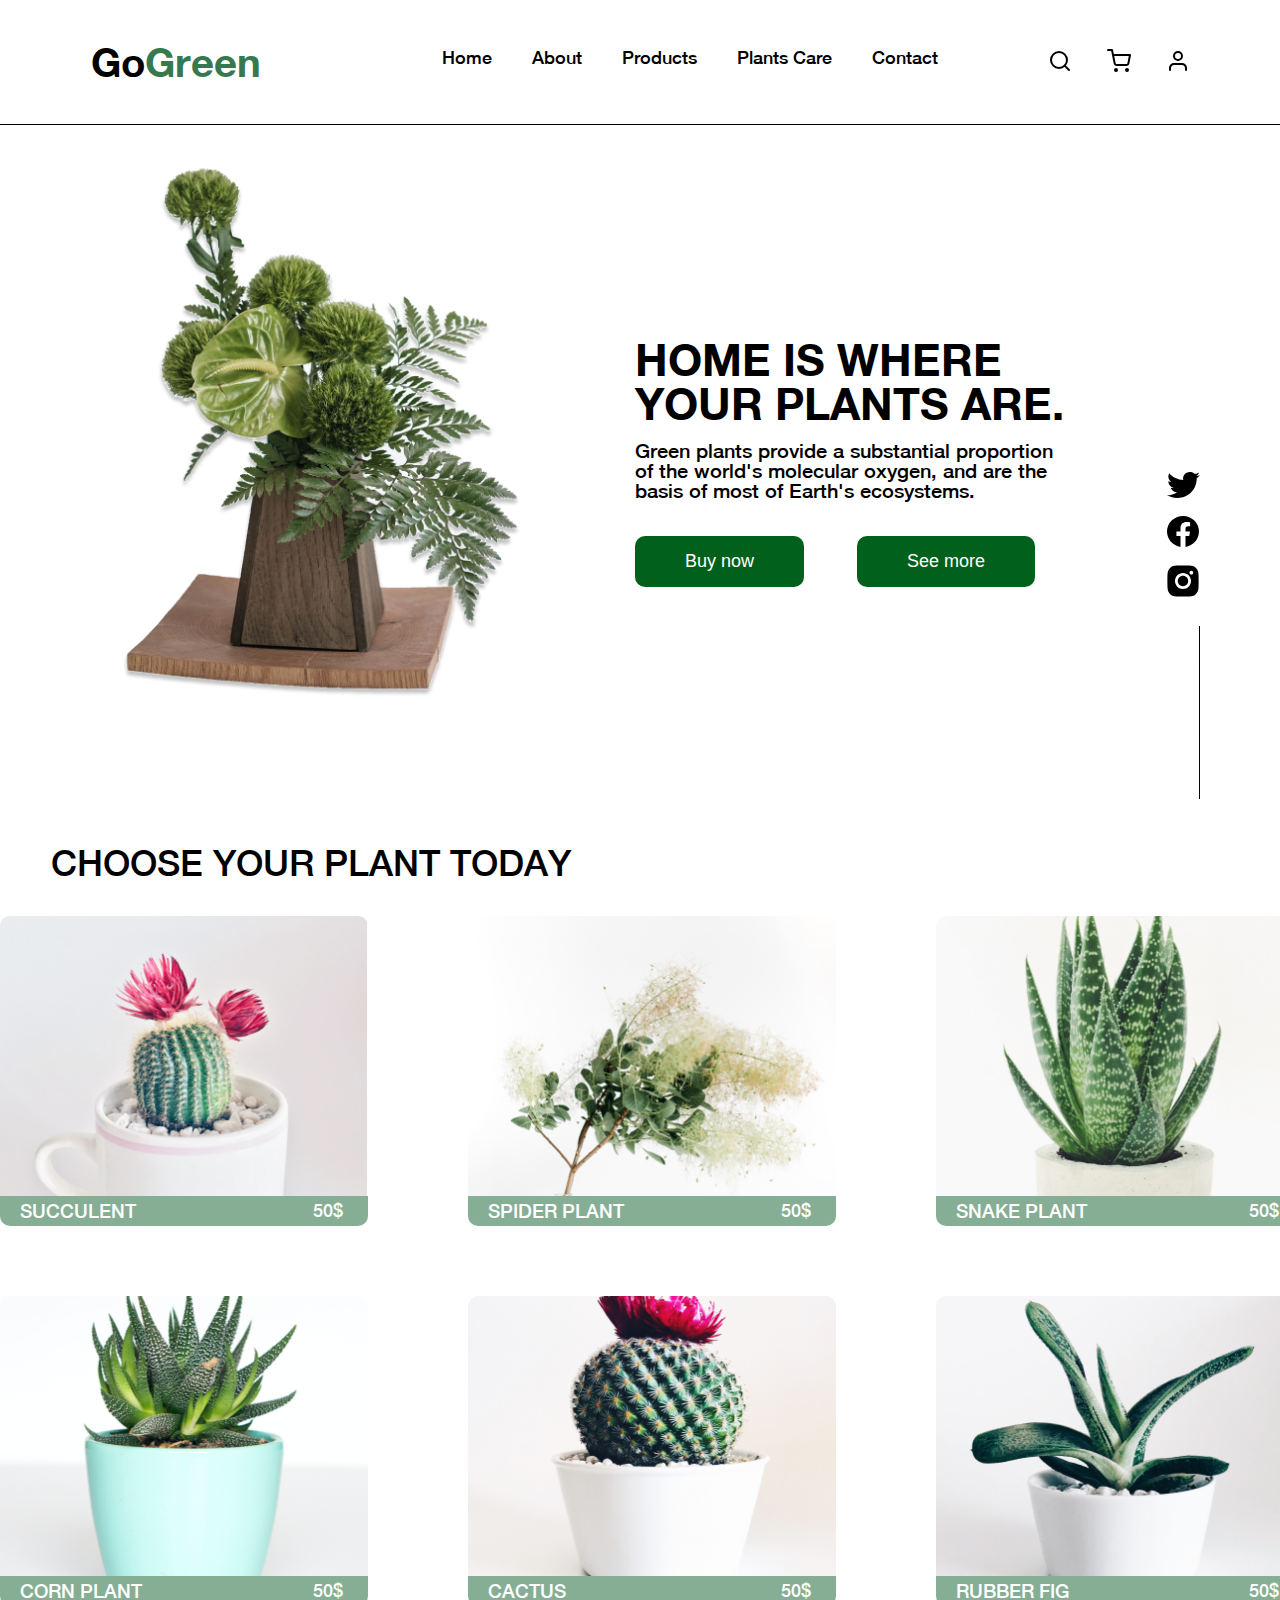
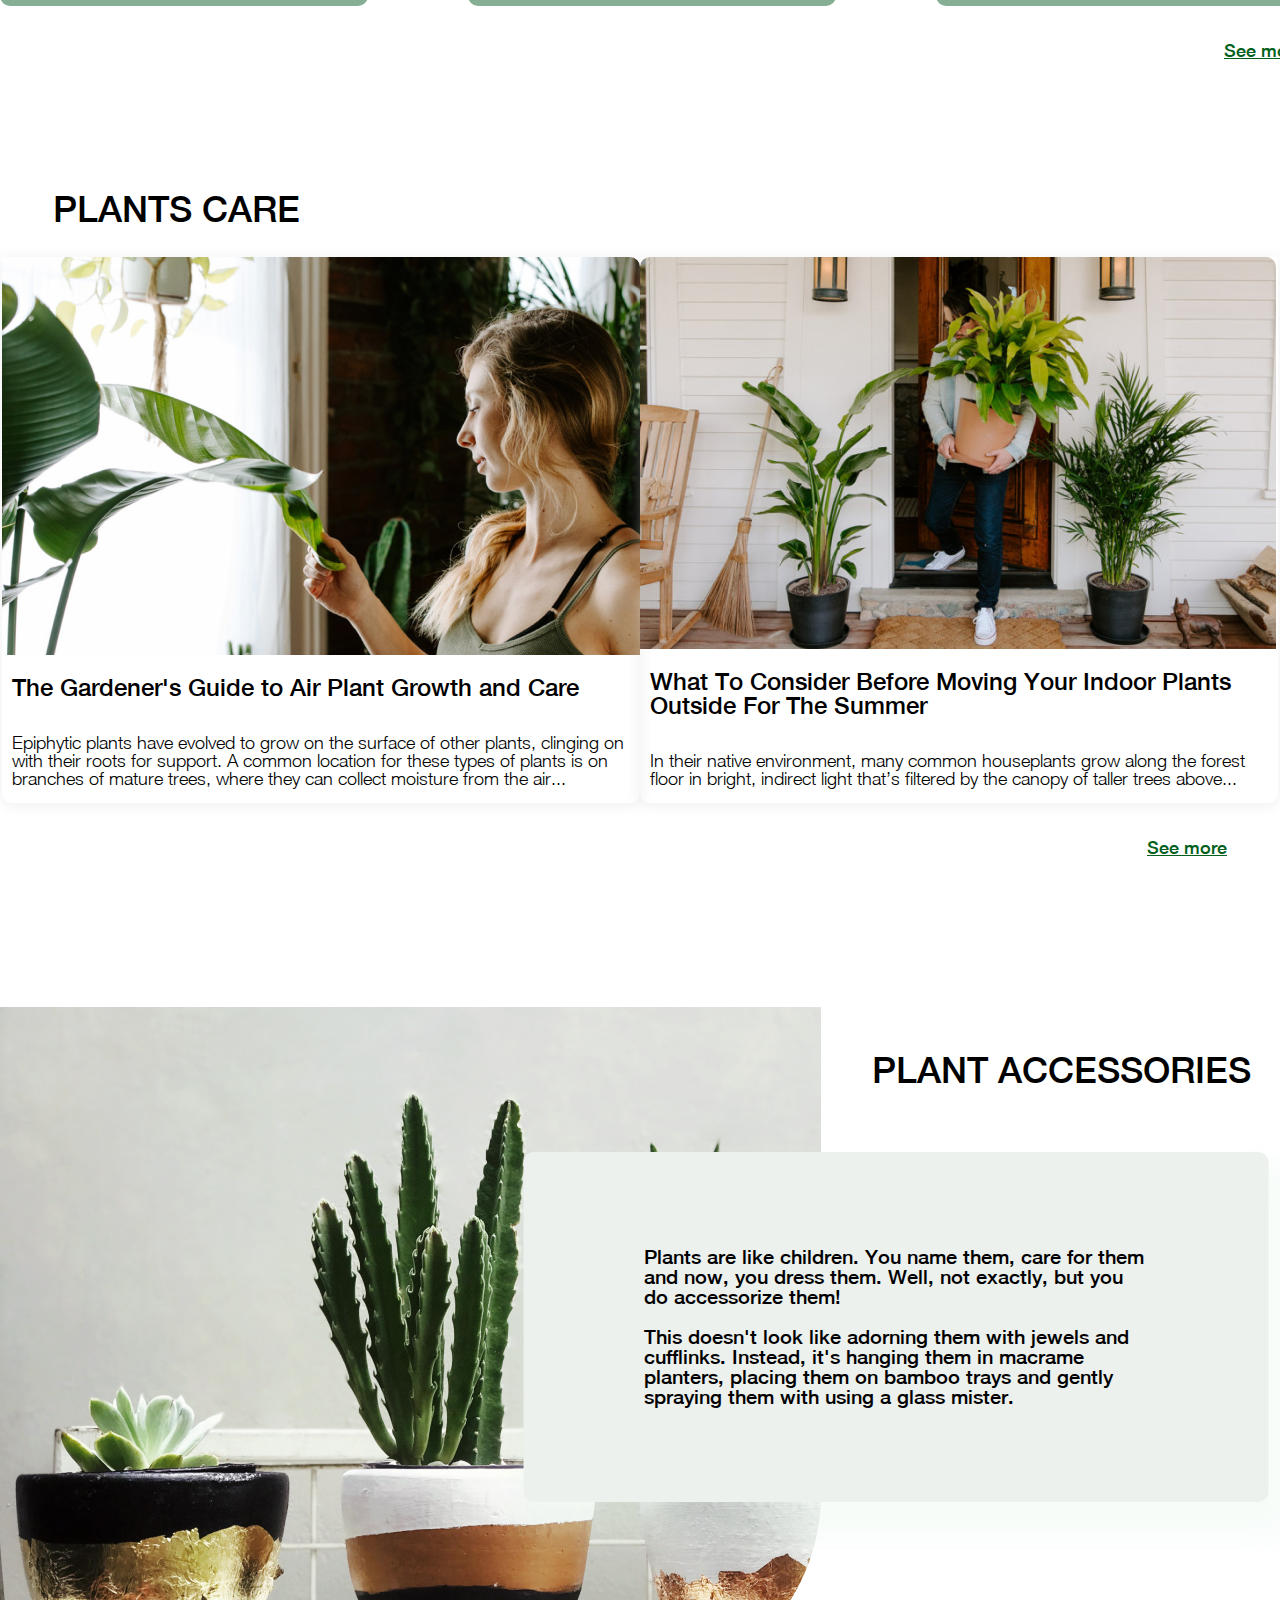
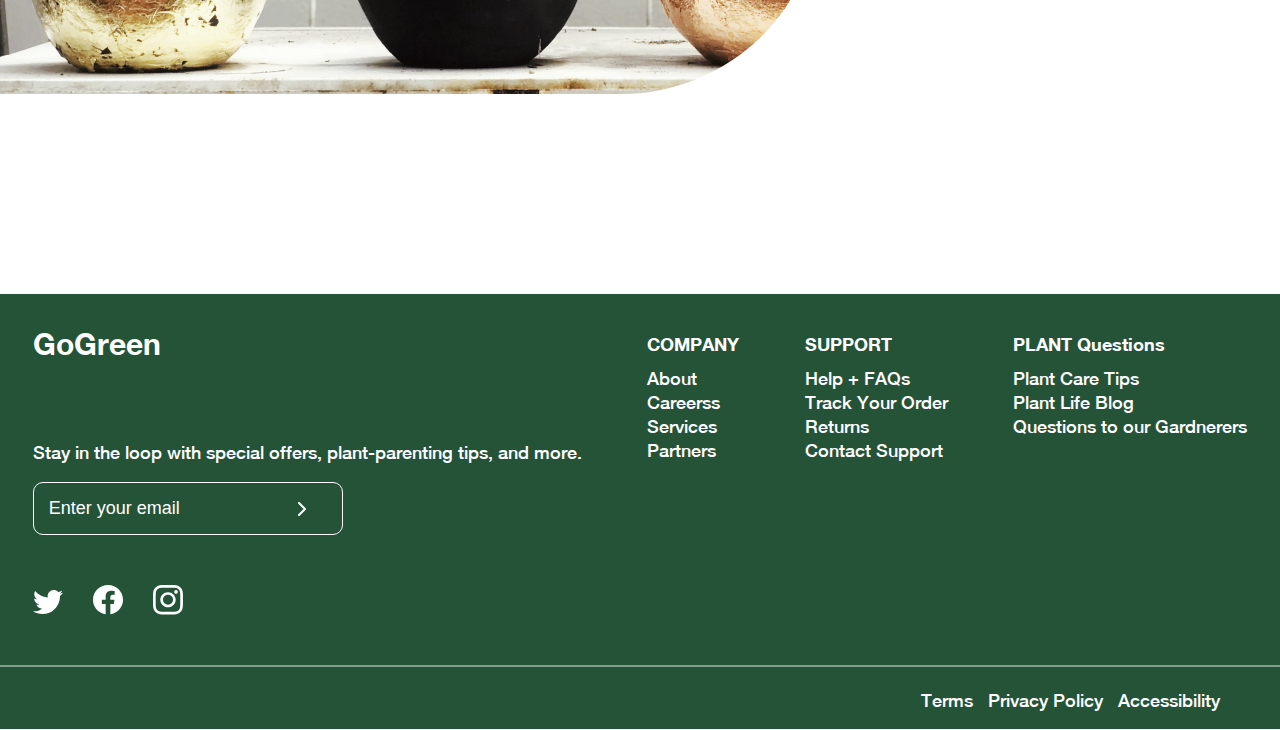
<file: index.html>
<!DOCTYPE html>
<html lang="en">
<head>
    <meta charset="UTF-8">
    <meta http-equiv="X-UA-Compatible" content="IE=edge">
    <meta name="viewport" content="width=device-width, initial-scale=1.0">
    <link rel="stylesheet" href="static/css/reset.css">
    <link rel="stylesheet" href="static/css/styles.css">
    <title>Document</title>
</head>
<body>
    <header>
        <div class="logo">
            <p>
                Go
            </p>
            <p>
                Green
            </p>
        </div>
        <nav>
            <ul>
                <li>
                    <a href="index.html">Home</a>
                </li>
                <li>
                    <a href="index.html">About</a>
                </li>
                <li>
                    <a href="index.html">Products</a>
                </li>
                <li>
                    <a href="index.html">Plants Care</a>
                </li>
                <li>
                    <a href="contact.html">Contact</a>
                </li>
            </ul>
            <div class="profile">
                <img src="static/images/search_icon.svg" alt="search icon">
                <img src="static/images/cart_icon.svg" alt="cart icon">
                <img src="static/images/Profile_icon.svg" alt="Profile icon">
            </div>
        </nav>

        
    </header>
    <main>
        <div class="top">
            <img class="img1" src="static/images/plant_top.png" alt="plant ">
            <div class="headline">
                <h1>home is where your plants are.</h1>
                <p>Green plants provide a substantial proportion of the world's molecular oxygen, and are the basis of most of Earth's ecosystems.
                </p>
                <div class="top_buttons">
                    <button class="button">
                        Buy now
                    </button>
                    <button class="button">
                        See more
                    </button>
                </div>
            </div>
            <div class="webs">
                <a class="twitter" href="https://twitter.com/">
                    <img src="static/images/twitter.svg" alt="twitter">
                </a>
                <a class="facebook" href="https://facebook.com/">
                    <img src="static/images/facebook.svg" alt="facebook">
                </a>
                <a class="instagram" href="https://instagram.com/">
                    <img src="static/images/instagram.svg" alt="instagram">
                </a>
                <img class="line" src="static/images/Line 1.svg" alt="Line">
            </div>
        </div>
        <h2>
            choose your plant today
        </h2>
        <div class="plants">
            <div class="div_1">
                <img src="static/images/plant_1.png" alt="SUCCULENT Plant">
                <div class="add">
                    Add to Cart
                </div>
                <div class="name_price">
                    <p class="name">
                        succulent
                    </p>
                    <p class="price">
                        50$
                    </p>
                </div>
            </div>
            <div class="div_2">
                <img src="static/images/plant_2.png" alt="SPIDER PLANT Plant">
                <div class="add">
                    Add to Cart
                </div>
                <div class="name_price">
                    <p class="name">
                        SPIDER PLANT
                    </p>
                    <p class="price">
                        50$
                    </p>
                </div>
            </div>
            <div class="div_3">
                <img src="static/images/plant_3.png" alt="SNAKE PLANT Plant">
                <div class="add">
                    Add to Cart
                </div>
                <div class="name_price">
                    <p class="name">
                        SNAKE PLANT
                    </p>
                    <p class="price">
                        50$
                    </p>
                </div>
            </div>
            <div class="div_4">
                <img src="static/images/plant_4.png" alt="CORN PLANT Plant">
                <div class="add">
                    Add to Cart
                </div>
                <div class="name_price">
                    <p class="name">
                        CORN PLANT
                    </p>
                    <p class="price">
                        50$
                    </p>
                </div>
            </div>
            <div class="div_5">
                <img src="static/images/plant_5.png" alt="CACTUS Plant">
                <div class="add">
                    Add to Cart
                </div>
                <div class="name_price">
                    <p class="name">
                        CACTUS
                    </p>
                    <p class="price">
                        50$
                    </p>
                </div>
            </div>
            <div class="div_6">
                <img src="static/images/plant_6.png" alt="RUBBER FIG Plant">
                <div class="add">
                    Add to Cart
                </div>
                <div class="name_price">
                    <p class="name">
                        RUBBER FIG
                    </p>
                    <p class="price">
                        50$
                    </p>
                </div>
            </div>
            <div class="see_more">
                <a class="button_see" href="">See more</a>
            </div>
        </div>
        <div class="guide">
            <h2>
                plants care
            </h2>
            <div class="care">
                <div class="guide_1">
                    <img src="static/images/care_1.png" alt="img1">
                    <h3>
                        The Gardener's Guide to Air Plant Growth and Care
                    </h3>
                    <p class="guide_txt">
                        Epiphytic plants have evolved to grow on the surface of other plants, clinging on with their roots for support. A common location for these types of plants is on branches of mature trees, where they can collect moisture from the air...
                    </p>
                </div>
                <div class="guide_2">
                    <img src="static/images/care_2.png" alt="img2">
                    <h3>
                        What To Consider Before Moving Your Indoor Plants 
                        Outside For The Summer
                    </h3>
                    <p class="guide_txt">
                        In their native environment, many common houseplants grow along the forest floor in bright, indirect light that’s filtered by the canopy of taller trees above...                
                    </p>
                </div>
            </div>
            <div class="see_more_2">
                <a class="button_see" href="">See more</a>
            </div>
        </div>
        <div class="accessories">
            <img src="static/images/accessories_img.png" alt="Accessories img">
            <h2>
                Plant Accessories
            </h2>
            <div class="text">
                <p>
                    Plants are like children. You name them, care for them and now, you dress them. Well, not exactly, but you do accessorize them!
                </p>
                &nbsp;
                <p>
                    This doesn't look like adorning them with jewels and cufflinks. Instead, it's hanging them in macrame planters, placing them on bamboo trays and gently spraying them with using a glass mister.
                </p>
            </div>
        </div>
    </main>
    <footer>
        <div class="footer_logo_webs">
            <div class="footer_logo">
                <p>
                    Go
                </p>
                <p>
                    Green
                </p>
            </div>
            <div class="footer_email">
                <p>
                    Stay in the loop with special offers, plant-parenting tips, and more.
                </p>
                <div class="input_wrapper">
                    <img src="static/images/go.svg" alt="go sign">
                    <input class="footer_input" type="email" placeholder="Enter your email">
                </div>
                <div class="footer_webs">
                    <a class="twitter" href="https://twitter.com/">
                        <img src="static/images/twitter_white.svg" alt="twitter">
                    </a>
                    <a class="facebook" href="https://facebook.com/">
                        <img src="static/images/facebook_white.svg" alt="facebook">
                    </a>
                    <a class="instagram" href="https://instagram.com/">
                        <img src="static/images/instagram_white.svg" alt="instagram">
                    </a>
                </div>
            </div>
        </div>
        <div class="company">
            <h3>COMPANY</h3>
            <a href="">About</a>
            <a href="">Careerss</a>
            <a href="">Services</a>
            <a href="">Partners</a>
        </div>
        <div class="support">
            <h3>SUPPORT</h3>
            <a href="">Help + FAQs</a>
            <a href="">Track Your Order</a>
            <a href="">Returns</a>
            <a href="">Contact Support</a>
        </div>
        <div class="plant_questions">
            <h3>PLANT Questions</h3>
            <a href="">Plant Care Tips</a>
            <a href="">Plant Life Blog</a>
            <a href="">Questions to our Gardnerers</a>
        </div>
        <img class="footer_line" src="static/images/footer_line.svg" alt="line">
        <div class="terms_privacy">
            <a href="">Terms</a>
            <a href="">Privacy Policy</a>
            <a href="">Accessibility</a>
        </div>
    </footer>
</body>
</html>
</file>
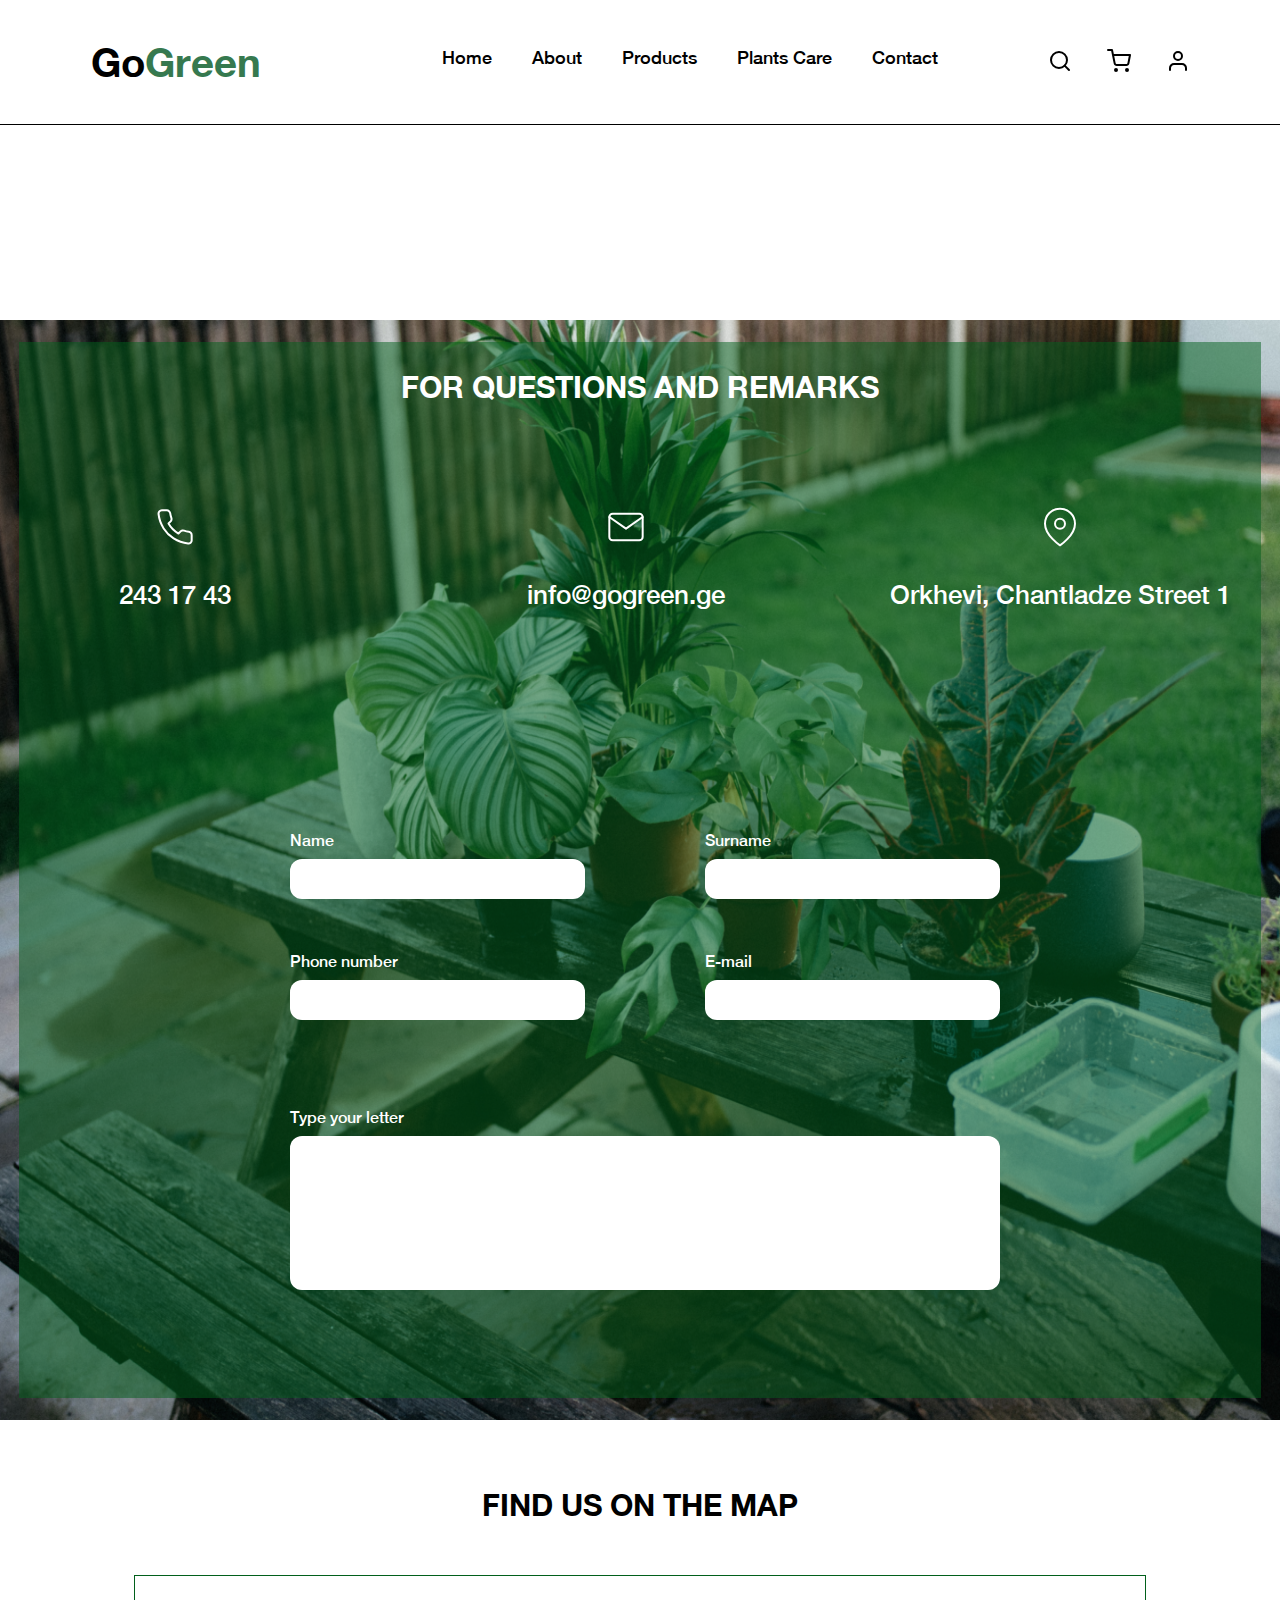
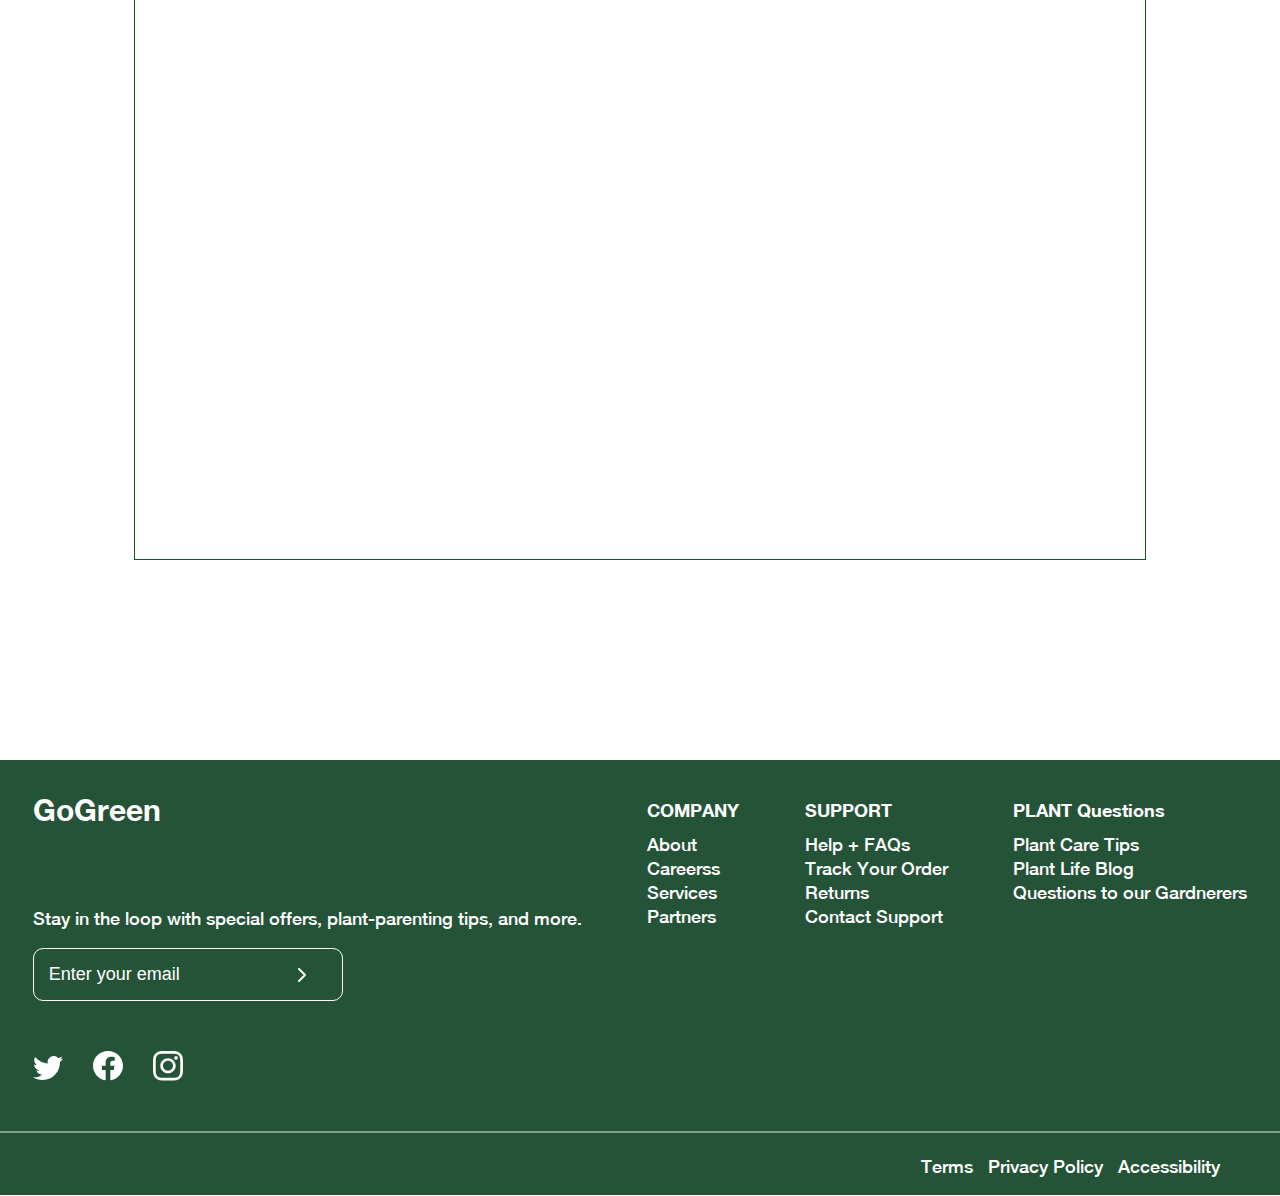
<file: contact.html>
<!DOCTYPE html>
<html lang="en">
<head>
    <meta charset="UTF-8">
    <meta http-equiv="X-UA-Compatible" content="IE=edge">
    <meta name="viewport" content="width=device-width, initial-scale=1.0">
    <link rel="stylesheet" href="static/css/contact.css">
    <link rel="stylesheet" href="static/css/reset.css">
    <link rel="stylesheet" href="static/css/styles.css">
    <title>Document</title>
</head>
<body>
    <header>
        <div class="logo">
            <p>
                Go
            </p>
            <p>
                Green
            </p>
        </div>
        <nav>
            <ul>
                <li>
                    <a href="index.html">Home</a>
                </li>
                <li>
                    <a href="index.html">About</a>
                </li>
                <li>
                    <a href="index.html">Products</a>
                </li>
                <li>
                    <a href="index.html">Plants Care</a>
                </li>
                <li>
                    <a href="contact.html">Contact</a>
                </li>
            </ul>
            <div class="profile">
                <img src="static/images/search_icon.svg" alt="search icon">
                <img src="static/images/cart_icon.svg" alt="cart icon">
                <img src="static/images/Profile_icon.svg" alt="Profile icon">
            </div>
        </nav>

        
    </header>
    <main>
        <div class="top_div">
            <img class="back_img" src="static/images/contact_back_img.png" alt="">
            <div class="info">
                <h2>
                    FOR QUESTIONS AND REMARKS
                </h2>
                <div class="contacts">
                    <div class="phone">
                        <img src="static/images/phone.svg" alt="phone">
                        <p>243 17 43</p>
                    </div>
                    <div class="email">
                        <img src="static/images/mail.svg" alt="mail">
                        <p>info@gogreen.ge</p>
                    </div>
                    <div class="adress">
                        <img src="static/images/map-pin.svg" alt="map-pin">
                        <p>Orkhevi, Chantladze Street 1</p>
                    </div>
                </div>
                <div class="registration">
                    <div class="name_surname">
                        <div class="first_name">
                            <p>
                                Name
                            </p>
                            <input type="text">
                        </div>
                        <div class="last_name">
                            <p>
                                Surname
                            </p>
                            <input type="text">
                        </div>
                    </div>
                    <div class="phone_email">
                        <div class="phone_number">
                            <p>
                                Phone number
                            </p>
                            <input type="number">
                        </div>
                        <div class="email_wrapper">
                            <p>
                                E-mail
                            </p>
                            <input type="email">
                        </div>
                    </div>
                    <div class="letter_wrapper">
                        <p>
                            Type your letter
                        </p>
                        <textarea  name="" id="" cols="30" rows="10"></textarea>
                    </div>
                </div>
            </div>
        </div>
        <div class="adress_map">
            <h2>
                FIND US ON THE MAP
            </h2>
            <div class="map_div">
                <iframe src="https://www.google.com/maps/embed?pb=!1m18!1m12!1m3!1d2979.2841441121514!2d44.92848961608984!3d41.69280131317862!2m3!1f0!2f0!3f0!3m2!1i1024!2i768!4f13.1!3m3!1m2!1s0x404411fb0e3dd3e3%3A0x121cf20090127ab4!2s1%20Tengiz%20Chantladze%20St%2C%20T&#39;bilisi!5e0!3m2!1sen!2sge!4v1660119887987!5m2!1sen!2sge" width="850" height="450" style="border:0;" allowfullscreen="" loading="lazy" referrerpolicy="no-referrer-when-downgrade"></iframe>
            </div>
        </div>
    </main>
    <footer>
        <div class="footer_logo_webs">
            <div class="footer_logo">
                <p>
                    Go
                </p>
                <p>
                    Green
                </p>
            </div>
            <div class="footer_email">
                <p>
                    Stay in the loop with special offers, plant-parenting tips, and more.
                </p>
                <div class="input_wrapper">
                    <img src="static/images/go.svg" alt="go sign">
                    <input class="footer_input" type="email" placeholder="Enter your email">
                </div>
                <div class="footer_webs">
                    <a class="twitter" href="https://twitter.com/">
                        <img src="static/images/twitter_white.svg" alt="twitter">
                    </a>
                    <a class="facebook" href="https://facebook.com/">
                        <img src="static/images/facebook_white.svg" alt="facebook">
                    </a>
                    <a class="instagram" href="https://instagram.com/">
                        <img src="static/images/instagram_white.svg" alt="instagram">
                    </a>
                </div>
            </div>
        </div>
        <div class="company">
            <h3>COMPANY</h3>
            <a href="">About</a>
            <a href="">Careerss</a>
            <a href="">Services</a>
            <a href="">Partners</a>
        </div>
        <div class="support">
            <h3>SUPPORT</h3>
            <a href="">Help + FAQs</a>
            <a href="">Track Your Order</a>
            <a href="">Returns</a>
            <a href="">Contact Support</a>
        </div>
        <div class="plant_questions">
            <h3>PLANT Questions</h3>
            <a href="">Plant Care Tips</a>
            <a href="">Plant Life Blog</a>
            <a href="">Questions to our Gardnerers</a>
        </div>
        <img class="footer_line" src="static/images/footer_line.svg" alt="line">
        <div class="terms_privacy">
            <a href="">Terms</a>
            <a href="">Privacy Policy</a>
            <a href="">Accessibility</a>
        </div>
    </footer>
</body>
</html>
</file>
<file: static/css/styles.css>
header{
    display: flex;
    justify-content: space-around;
    align-items: center;
    border-bottom: 1px solid black;
    height: 125px;
}


.logo{
    font-family: 'helvetica_bold';
display: flex;
font-size: 40px;
}
.logo p:nth-child(2){
    color: #36794F;
}

nav{
    display: flex;
}

nav ul{
    display: flex;
    font-family: 'helvetica_medium';
}
nav ul li:not(:first-child){
    margin-left: 40px;
    font-size: 18px;
    font-weight: 500px;
}


.profile img{
    height: 24px;
    cursor: pointer;
}
.profile img:not(:first-child){
    margin-left: 31px;
}
.profile img:nth-child(1){
    margin-left: 110px;
}









.top{
    display: flex;
    width: 1200px;
    height: 675px;
    justify-content: space-between;
}

.top .img1{
    margin-left: 70px;
    height: 605px;
}

.top .headline{
    align-self: center;
    display: flex;
    flex-direction: column;
    width: 470px;
}

h1{
    font-family: 'helvetica_bold';
    text-transform: uppercase;
    font-size: 44px;
    margin-bottom: 15px;
}


.headline p{
    font-size: 20px;
    font-weight: 400px;
    width: 418px;
    font-family: 'helvetica_medium';
}

.top_buttons{
    font-family: 'helvetica_medium';
    width: 400px;
    display: flex;
    justify-content: space-between;
    margin-top: 35px;
}

.button{
    background-color: #01601B;
    color: white;
    font-size: 18px;
    padding: 15px 50px;
    border-radius: 10px;
    border: none;
    cursor: pointer;
}

.button:hover{
    opacity: 0.5;
}

.webs{
    display: flex;
    flex-direction: column;
    align-self: flex-end;
}

.line{
    height: 175px;
    margin-top: 25px;
    align-self: flex-end;
}

.facebook, .instagram{
    margin-top: 15px;
}










main h2:nth-child(2){
    margin-left: 4%;
    margin-top: 45px;
    text-transform: uppercase;
    font-size: 36px;
    font-family: 'helvetica_medium';
}


.plants{
    margin-top: 35px;
    display: grid;
    flex-wrap: wrap;
    gap: 70px 100px;
    justify-content: space-evenly;
    grid-template-columns: 3;
    grid-template-rows: 3;
}

.div_1, .div_2, .div_3, .div_4, .div_5, .div_6{
    display: flex;
    flex-wrap: wrap;
    width: 368px;
    position: relative;
    font-family: 'helvetica_medium';
}




.div_1:hover img{
    opacity:0.5;
}

.div_1:hover .add{
    opacity: 1;
    cursor: pointer;
}

.div_1:hover .name_price{
    opacity: 1;
}



.div_2:hover img{
    opacity:0.5;
}

.div_2:hover .add{
    opacity: 1;
    cursor: pointer;
}

.div_2:hover .name_price{
    opacity: 1;
}



.div_3:hover img{
    opacity:0.5;
}

.div_3:hover .add{
    opacity: 1;
    cursor: pointer;
}

.div_3:hover .name_price{
    opacity: 1;
}



.div_4:hover img{
    opacity:0.5;
}

.div_4:hover .add{
    opacity: 1;
    cursor: pointer;
}

.div_4:hover .name_price{
    opacity: 1;
}


.div_5:hover img{
    opacity:0.5;
}

.div_5:hover .add{
    opacity: 1;
    cursor: pointer;
}

.div_5:hover .name_price{
    opacity: 1;
}


.div_6:hover img{
    opacity:0.5;
}

.div_6:hover .add{
    opacity: 1;
    cursor: pointer;
}

.div_6:hover .name_price{
    opacity: 1;
}


.plants img{
    width: 100%;
    height: 280px;
    border-top-left-radius: 10px;
    border-top-right-radius: 10px;
}



.add{
    display: flex;
    align-items: center;
    justify-content: center;
    height: 50px;
    width: 215px;
    background-color: white;
    font-size: 19px;
    color: #0F6845;
    position:absolute;
    top: 70%;
    left: 50%;
    transform: translate(-50%, -50%);
    border-radius: 10px;
    opacity: 0;
}


.name_price{
    display: flex;
    justify-content: space-between;
    align-items: center;
    background-color: #36794F;
    opacity: 0.6;
    color: white;
    width: 367.5px;
    border-bottom-left-radius: 10px;
    border-bottom-right-radius: 10px;
    height: 30px;
}


.name{
    text-transform: uppercase;
    margin-left: 20px;
    font-size: 19px;
}
.price{
    margin-right: 25px;
    font-size: 18px;
}

.div_1{
    grid-area: 1/1/2/2;
}
.div_2{
    grid-area: 1/2/2/3;
}
.div_3{
    grid-area: 1/3/2/4;
}
.div_4{
    grid-area: 2/1/3/2;
}
.div_5{
    grid-area: 2/2/3/3;
}
.div_6{
    grid-area: 2/3/3/4;
}




.see_more{
    margin-top: -40px;
    display: flex;
    grid-area: 3/3;
    justify-self: flex-end;
    font-family: 'helvetica_medium';
}
.see_more_2{
    margin-top: 30px;
    display: flex;
    justify-content: flex-end;
    margin-right: 4%;
    font-family: 'helvetica_medium';
}
.button_see{
    text-decoration: underline;
    color: #01601B;
    font-size: 18px;
}


.guide{
    margin-top: 115px;
    justify-self: center;
}
.care{
    display: flex;
    justify-content: space-around;
}
.guide h2{
    margin-left: 4%;
    text-transform: uppercase;
    font-size: 36px;
    font-family: 'helvetica_medium';
}
.guide_1{
    box-shadow: 0px 2px 13px 1px #D1D1D14F;
    margin-top: 30px;
    width: 638px;
    display: flex;
    flex-wrap: wrap;
    font-family: 'helvetica_light';
    border-bottom-left-radius: 10px;
    border-bottom-right-radius: 10px;
}
.guide_2{
    box-shadow: 0px 2px 13px 1px #D1D1D14F;
    margin-top: 30px;
    width: 638px;
    display: flex;
    flex-wrap: wrap;
    font-family: 'helvetica_light';
    border-bottom-left-radius: 10px;
    border-bottom-right-radius: 10px;

}

.guide img{
    border-top-left-radius: 10px;
    border-top-right-radius: 10px;
}

.guide h3{
    margin-left: 10px;
    font-size: 24px;
    margin-top: 20px;
    font-family: 'helvetica_medium';
}
.guide p{
    border-bottom-left-radius: 10px;
    border-bottom-right-radius: 10px;
    margin-left: 10px;
    font-size: 18px;
    margin-top: 35px;
    margin-bottom: 15px;
}


.accessories{
    margin-top: 150px;
    max-width: 1372px;
    max-height: 688px;
    display: flex;
    position: relative;
}
.accessories img{
    border-bottom-right-radius: 200px;
}


.text{
    font-size: 20px;
    margin-top: 25%;
    margin-left: 70%;
    transform: translate(-50%,-50%);
    position: absolute;
    width: 745px;
    padding: 95px 120px;
    background-color: #ECF1EE;
    box-shadow: 10px 23px 29px 14px #D7F2E133;
    border-radius: 10px;
    font-family: 'helvetica_medium';
}






footer{
    padding-top: 35px;
    height: 435px;
    margin-top: 200px;
    background-color: #255338;
    display: flex;
    justify-content: space-around;
    color: white;
    position: relative;
}


.footer_logo{
    font-family: 'helvetica_bold';
    font-size: 30px;
    display: flex;
    color: white;
}


.footer_email{
    font-size: 18px;
    margin-top: 85px;
}

.footer_email p{
    font-size: 18px;
    font-family: 'helvetica_medium';
}

.input_wrapper{
    margin-top: 20px;
    position: relative;
    display: flex;
    align-items: center;
}

.input_wrapper img{
    position: absolute;
    margin-left: 265px;
    cursor: pointer;
}

.footer_input{
    border: 1px solid white;
    border-radius: 10px;
    background-color: #255338;
    color: white;
    font-size: 18px;
    padding: 15px 50px 15px 15px;
    width: 310px;
}
.footer_input::placeholder{
    color: white;
}


.footer_webs{
    margin-top: 50px;
}

.footer_webs a:not(:first-child){
    margin-left: 25px;
}

.company, .support, .plant_questions{
    display: flex;
    flex-direction: column;
}



.company h3{
    margin-bottom: 11px;
    font-size: 18px; 
    font-family: 'helvetica_bold';
}
.support h3{
    margin-bottom: 11px;
    font-size: 18px; 
    font-family: 'helvetica_bold';
}
.plant_questions h3{
    margin-bottom: 11px;
    font-size: 18px; 
    font-family: 'helvetica_bold';
}



.company, .support, .plant_questions, a{
    margin-top: 6px;
    font-size: 18px;
    font-family: 'helvetica_medium';
}

.footer_line{
    width: 100%;
    height: 1%;
    position: absolute;
    margin-top: 335px;
}


.terms_privacy{
    width: 100%;
    height: 65px;
    position: absolute;
    margin-top: 336px;
    display: flex;
    align-items: center;
    padding-right: 60px;
    justify-content: flex-end;
    font-size: 18px;
}

.terms_privacy a{
    margin-left: 15px;
}












@font-face {
    font-family: 'helvetica_bold';
    src: url(../fonts/Helvetica\ Neu\ Bold.ttf);
}
@font-face {
    font-family: 'helvetica_medium';
    src: url(../fonts/HelveticaNeue\ Medium.ttf);
}
@font-face {
    font-family: 'helvetica_light';
    src: url(../fonts/HelveticaNeue\ Light.ttf);
}
@font-face {
    font-family: 'helvetica_regular';
    src: url(../fonts/HelveticaNeue.ttf);
}
</file>
<file: static/css/contact.css>
.back_img{
    width: 100%;
    height: 100%;
}

main{
    margin-top: 195px;
}

.top_div{
    display: flex;
    position: relative;
    height: 1100px;
    justify-content: center;
    align-items: center;
}

.top_div h2{
    font-family: 'helvetica_bold';
    margin-top: 30px;
    font-size: 30px;
    align-self: center;
}
.info{
    display: flex;
    flex-direction: column;
    background-color: rgba(1, 96, 27, 0.5);
    position: absolute;
    color: #ffff;
    height: 96%;
    width: 97%;
}
.contacts{
    margin-top: 105px;
    display: flex;
    justify-content: space-between;
}

.phone, .email, .adress{
    display: flex;
    flex-direction: column;
    align-items: center;
}

.phone{
    margin-left: 100px;
}
.email{
    margin-left: 130px;
}
.adress{
    margin-right: 30px;
}
.contacts img{
    margin-bottom: 35px;
}

.contacts p{
    font-family: 'helvetica_medium';
    font-size: 26px;
}



.registration{
    font-family: 'helvetica_medium';
    margin-top: 225px;
    width: 700px;
    display: flex;
    flex-wrap: wrap;
    align-self: center;
}

.registration input{
    margin-top: 10px;
    width: 295px;
    height: 40px;
    border: none;
    border-radius: 12px;
}

.name_surname{
    display: flex;
}

.last_name{
    margin-left: 120px;
}





.phone_email{
    display: flex;
    margin-top: 55px;
}

.phone_number input::-webkit-outer-spin-button,
input::-webkit-inner-spin-button{
    appearance:none;
}

.email_wrapper{
    margin-left: 120px;
}

.letter_wrapper{
    margin-top: 90px;
}
textarea{
    margin-top: 10px;
    resize: none;
    border: none;
    border-radius: 12px;
    width: 710px;
}








.adress_map{
    display: flex;
    flex-direction: column;
    align-items: center;
    margin-top: 70px;
}
.adress_map h2{
    font-family: 'helvetica_bold';
    font-size: 30px;
}

.map_div{
    margin-top: 55px;
    padding: 65px 80px;
    border: 1px solid rgba(1, 96, 27, 1);
}













@font-face {
    font-family: 'helvetica_bold';
    src: url(../fonts/Helvetica\ Neu\ Bold.ttf);
}
@font-face {
    font-family: 'helvetica_medium';
    src: url(../fonts/HelveticaNeue\ Medium.ttf);
}
@font-face {
    font-family: 'helvetica_light';
    src: url(../fonts/HelveticaNeue\ Light.ttf);
}
@font-face {
    font-family: 'helvetica_regular';
    src: url(../fonts/HelveticaNeue.ttf);
}
</file>
